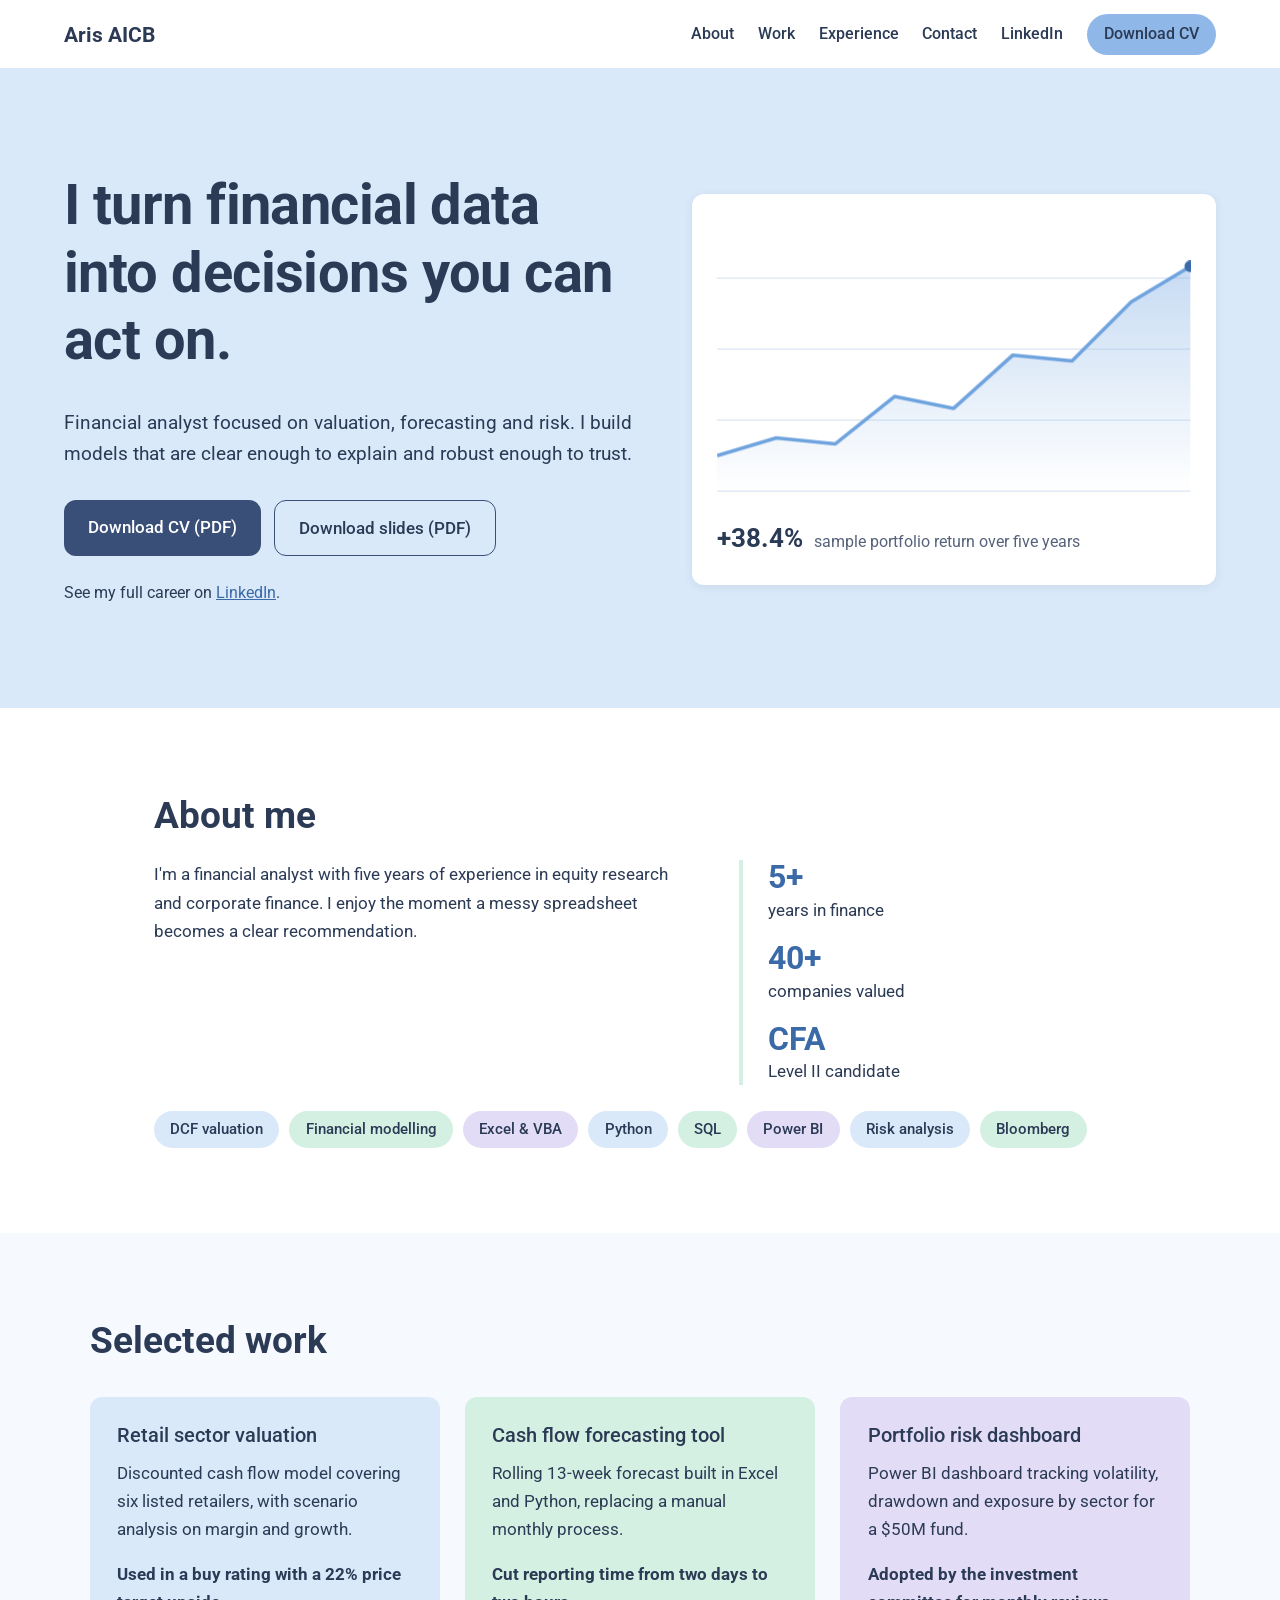
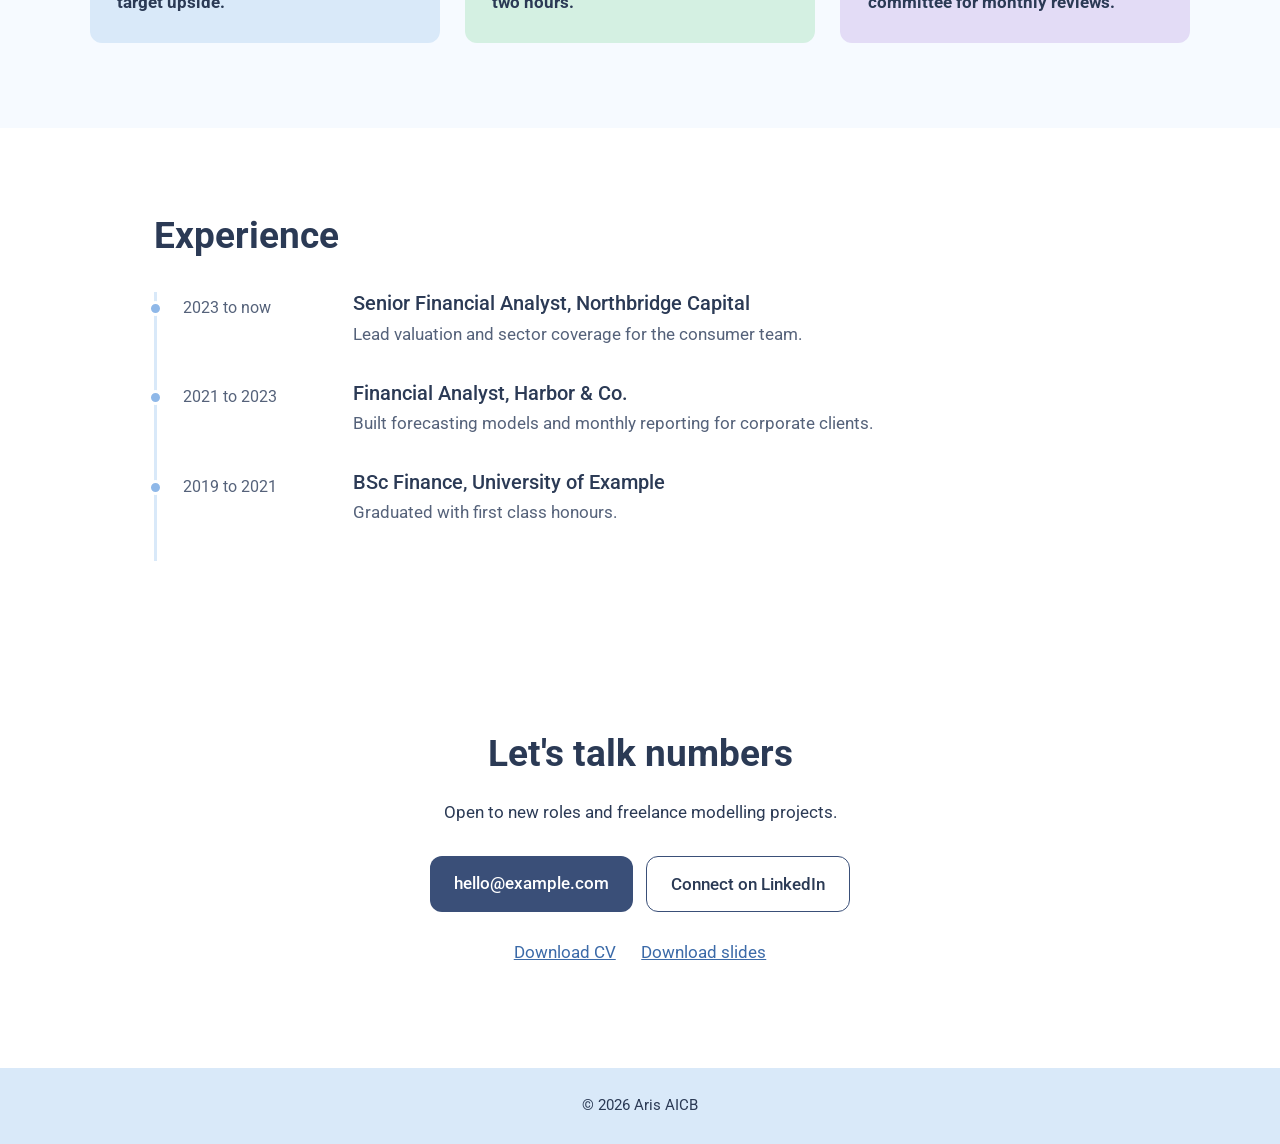
<file: index.html>
<!DOCTYPE html>
<html lang="en">
<head>
  <meta charset="UTF-8">
  <meta name="viewport" content="width=device-width, initial-scale=1">
  <title>Aris AICB | Financial Analyst</title>
  <meta name="description" content="Portfolio of Aris AICB, financial analyst specialising in valuation, forecasting and risk.">
  <link rel="preconnect" href="https://fonts.googleapis.com">
  <link rel="preconnect" href="https://fonts.gstatic.com" crossorigin>
  <link href="https://fonts.googleapis.com/css2?family=Roboto:wght@400;500;700&display=swap" rel="stylesheet">
  <link rel="stylesheet" href="style.css">
</head>
<body>

<header class="site-header">
  <a class="logo" href="#top">Aris AICB</a>
  <nav aria-label="Main">
    <a href="#about">About</a>
    <a href="#work">Work</a>
    <a href="#experience">Experience</a>
    <a href="#contact">Contact</a>
    <a href="https://www.linkedin.com/in/armand-ab-rahman-1b536321b?originalSubdomain=my" target="_blank" rel="noopener">LinkedIn</a>
    <a class="nav-cta" href="Aris-AICB-CV.pdf" download>Download CV</a>
  </nav>
</header>

<main id="top">

  <section class="hero">
    <div class="hero-text">
      <h1>I turn financial data into decisions you can act on.</h1>
      <p>Financial analyst focused on valuation, forecasting and risk. I build models that are clear enough to explain and robust enough to trust.</p>
      <div class="actions">
        <a class="btn btn-primary" href="Aris-AICB-CV.pdf" download>Download CV (PDF)</a>
        <a class="btn btn-ghost" href="Aris-AICB-Slides.pdf" download>Download slides (PDF)</a>
      </div>
      <p class="hero-link">See my full career on <a href="https://www.linkedin.com/in/armand-ab-rahman-1b536321b?originalSubdomain=my" target="_blank" rel="noopener">LinkedIn</a>.</p>
    </div>

    <figure class="hero-chart" aria-label="Sample chart: portfolio value growing over five years">
      <svg viewBox="0 0 400 240" role="img">
        <defs>
          <linearGradient id="fill" x1="0" y1="0" x2="0" y2="1">
            <stop offset="0" stop-color="#8fb8e8" stop-opacity=".5"/>
            <stop offset="1" stop-color="#8fb8e8" stop-opacity="0"/>
          </linearGradient>
        </defs>
        <g class="grid">
          <line x1="0" y1="50" x2="400" y2="50"/><line x1="0" y1="110" x2="400" y2="110"/>
          <line x1="0" y1="170" x2="400" y2="170"/><line x1="0" y1="230" x2="400" y2="230"/>
        </g>
        <path class="area" d="M0 200 L50 185 L100 190 L150 150 L200 160 L250 115 L300 120 L350 70 L400 40 L400 230 L0 230 Z" fill="url(#fill)"/>
        <path class="line" d="M0 200 L50 185 L100 190 L150 150 L200 160 L250 115 L300 120 L350 70 L400 40" pathLength="1"/>
        <circle cx="400" cy="40" r="5" fill="#3b6aa8"/>
      </svg>
      <figcaption><strong>+38.4%</strong> sample portfolio return over five years</figcaption>
    </figure>
  </section>

  <section id="about" class="section">
    <h2>About me</h2>
    <div class="about-grid">
      <p>I'm a financial analyst with five years of experience in equity research and corporate finance. I enjoy the moment a messy spreadsheet becomes a clear recommendation.</p>
      <ul class="stats">
        <li><strong>5+</strong> years in finance</li>
        <li><strong>40+</strong> companies valued</li>
        <li><strong>CFA</strong> Level II candidate</li>
      </ul>
    </div>
    <ul class="tags" aria-label="Skills">
      <li>DCF valuation</li><li>Financial modelling</li><li>Excel &amp; VBA</li>
      <li>Python</li><li>SQL</li><li>Power BI</li><li>Risk analysis</li><li>Bloomberg</li>
    </ul>
  </section>

  <section id="work" class="section section-tint">
    <h2>Selected work</h2>
    <div class="projects">
      <article class="project">
        <h3>Retail sector valuation</h3>
        <p>Discounted cash flow model covering six listed retailers, with scenario analysis on margin and growth.</p>
        <p class="result">Used in a buy rating with a 22% price target upside.</p>
      </article>
      <article class="project">
        <h3>Cash flow forecasting tool</h3>
        <p>Rolling 13-week forecast built in Excel and Python, replacing a manual monthly process.</p>
        <p class="result">Cut reporting time from two days to two hours.</p>
      </article>
      <article class="project">
        <h3>Portfolio risk dashboard</h3>
        <p>Power BI dashboard tracking volatility, drawdown and exposure by sector for a $50M fund.</p>
        <p class="result">Adopted by the investment committee for monthly reviews.</p>
      </article>
    </div>
  </section>

  <section id="experience" class="section">
    <h2>Experience</h2>
    <ol class="timeline">
      <li>
        <time>2023 to now</time>
        <div><h3>Senior Financial Analyst, Northbridge Capital</h3>
        <p>Lead valuation and sector coverage for the consumer team.</p></div>
      </li>
      <li>
        <time>2021 to 2023</time>
        <div><h3>Financial Analyst, Harbor &amp; Co.</h3>
        <p>Built forecasting models and monthly reporting for corporate clients.</p></div>
      </li>
      <li>
        <time>2019 to 2021</time>
        <div><h3>BSc Finance, University of Example</h3>
        <p>Graduated with first class honours.</p></div>
      </li>
    </ol>
  </section>

  <section id="contact" class="section contact">
    <h2>Let's talk numbers</h2>
    <p>Open to new roles and freelance modelling projects.</p>
    <div class="actions">
      <a class="btn btn-primary" href="mailto:hello@example.com">hello@example.com</a>
      <a class="btn btn-ghost" href="https://www.linkedin.com/in/armand-ab-rahman-1b536321b?originalSubdomain=my" target="_blank" rel="noopener">Connect on LinkedIn</a>
    </div>
    <p class="links"><a href="Aris-AICB-CV.pdf" download>Download CV</a> <a href="Aris-AICB-Slides.pdf" download>Download slides</a></p>
  </section>
</main>

<footer class="site-footer">
  <p>&copy; 2026 Aris AICB</p>
</footer>

</body>
</html>
</file>
<file: style.css>
:root {
  --ink: #2b3a55;
  --ink-soft: #3a4f78;
  --link: #3b6aa8;
  --muted: #55627a;
  --blue: #d9e9f9;
  --blue-deep: #8fb8e8;
  --mint: #d4f0e2;
  --lavender: #e3dcf6;
  --paper: #f6faff;
  --white: #ffffff;
  --radius: 12px;
  --font: "Roboto", system-ui, -apple-system, "Segoe UI", Arial, sans-serif;
}

*, *::before, *::after { box-sizing: border-box; }
html { scroll-behavior: smooth; scroll-padding-top: 4.5rem; font-size: 106.25%; }
body { margin: 0; font-family: var(--font); font-weight: 400; color: var(--ink); background: var(--white); line-height: 1.65; }
h1, h2, h3 { margin: 0 0 .6em; color: var(--ink); line-height: 1.2; }
h1 { font-weight: 700; font-size: clamp(2.2rem, 5vw, 3.3rem); letter-spacing: -.01em; }
h2 { font-weight: 700; font-size: clamp(1.7rem, 3vw, 2.2rem); }
h3 { font-weight: 500; font-size: 1.15rem; }
p { margin: 0 0 1em; max-width: 62ch; }
a { color: var(--link); }
:focus-visible { outline: 3px solid var(--blue-deep); outline-offset: 3px; }

/* Header */
.site-header {
  position: sticky; top: 0; z-index: 10;
  display: flex; justify-content: space-between; align-items: center; gap: 1rem;
  padding: .8rem clamp(1.25rem, 5vw, 4rem);
  background: var(--white); border-bottom: 2px solid var(--blue);
}
.logo { font-weight: 700; font-size: 1.25rem; color: var(--ink); text-decoration: none; }
.site-header nav { display: flex; align-items: center; gap: 1.4rem; }
.site-header nav a { color: var(--ink); text-decoration: none; font-size: .92rem; font-weight: 500; }
.site-header nav a:hover { color: var(--link); }
.site-header .nav-cta { padding: .45rem 1rem; border-radius: 999px; background: var(--blue-deep); color: var(--ink); }
.site-header .nav-cta:hover { background: var(--blue); color: var(--ink); }

/* Hero */
.hero {
  display: grid; grid-template-columns: 1.1fr 1fr; gap: 3rem; align-items: center;
  padding: clamp(3rem, 8vw, 6rem) clamp(1.25rem, 5vw, 4rem);
  background: var(--blue);
}
.hero p { font-size: 1.1rem; }
.hero .hero-link { font-size: .95rem; margin: 1.4rem 0 0; }
.actions { display: flex; flex-wrap: wrap; gap: .8rem; margin-top: 1.8rem; }

.btn {
  display: inline-block; padding: .75rem 1.4rem; border-radius: var(--radius);
  font-weight: 500; text-decoration: none; transition: background .2s, color .2s, border-color .2s;
}
.btn-primary { background: var(--ink-soft); color: var(--white); }
.btn-primary:hover { background: var(--ink); }
.btn-ghost { border: 1.5px solid var(--ink-soft); color: var(--ink); }
.btn-ghost:hover { background: var(--white); }

/* Chart: the one animated moment on the page */
.hero-chart { margin: 0; padding: 1.5rem; border-radius: var(--radius); background: var(--white); box-shadow: 0 2px 10px rgba(43,58,85,.08); }
.hero-chart svg { width: 100%; height: auto; display: block; }
.hero-chart .grid line { stroke: #dbe6f3; stroke-width: 1; }
.hero-chart .line { fill: none; stroke: #6fa3de; stroke-width: 3; stroke-linejoin: round; stroke-dasharray: 1; stroke-dashoffset: 1; animation: draw 2s ease-out .3s forwards; }
.hero-chart .area { opacity: 0; animation: show 1s ease-out 1.6s forwards; }
.hero-chart figcaption { margin-top: .8rem; font-size: .95rem; color: var(--muted); }
.hero-chart strong { font-size: 1.5rem; font-weight: 700; color: var(--ink); margin-right: .4rem; }
@keyframes draw { to { stroke-dashoffset: 0; } }
@keyframes show { to { opacity: 1; } }

/* Sections */
.section { padding: clamp(3rem, 7vw, 5rem) clamp(1.25rem, 5vw, 4rem); max-width: 1100px; margin: 0 auto; }
.section-tint { max-width: none; background: var(--paper); }
.section-tint > * { max-width: 1100px; margin-left: auto; margin-right: auto; }

.about-grid { display: grid; grid-template-columns: 1.4fr 1fr; gap: 2.5rem; align-items: start; }
.stats { list-style: none; margin: 0; padding: 0 0 0 1.5rem; border-left: 4px solid var(--mint); display: grid; gap: 1rem; }
.stats strong { display: block; font-size: 1.9rem; font-weight: 700; color: var(--link); line-height: 1.1; }
.tags { list-style: none; padding: 0; margin: 1.5rem 0 0; display: flex; flex-wrap: wrap; gap: .6rem; }
.tags li { padding: .35rem .95rem; border-radius: 999px; background: var(--blue); color: var(--ink); font-size: .9rem; font-weight: 500; }
.tags li:nth-child(3n+2) { background: var(--mint); }
.tags li:nth-child(3n) { background: var(--lavender); }

/* Projects */
.projects { display: grid; grid-template-columns: repeat(auto-fit, minmax(260px, 1fr)); gap: 1.5rem; margin-top: 2rem; }
.project { border-radius: var(--radius); padding: 1.6rem; background: var(--blue); }
.project:nth-child(2) { background: var(--mint); }
.project:nth-child(3) { background: var(--lavender); }
.project .result { font-weight: 700; margin-bottom: 0; }

/* Timeline */
.timeline { list-style: none; margin: 2rem 0 0; padding: 0; border-left: 3px solid var(--blue); }
.timeline li { display: grid; grid-template-columns: 9rem 1fr; gap: 1rem; padding: 0 0 2rem 1.5rem; position: relative; }
.timeline li::before { content: ""; position: absolute; left: -9px; top: .5rem; width: 15px; height: 15px; border-radius: 50%; background: var(--blue-deep); border: 3px solid var(--white); }
.timeline time { color: var(--muted); font-size: .95rem; padding-top: .15rem; }
.timeline h3 { margin-bottom: .2em; }
.timeline p { margin: 0; color: var(--muted); }

/* Contact */
.contact { text-align: center; }
.contact p { margin-left: auto; margin-right: auto; }
.contact .actions { justify-content: center; }
.links { display: flex; justify-content: center; gap: 1.5rem; margin-top: 1.5rem; }

/* Footer */
.site-footer { background: var(--blue); color: var(--ink); text-align: center; padding: 1.5rem; font-size: .9rem; }
.site-footer p { margin: 0 auto; }

/* Responsive */
@media (max-width: 800px) {
  .hero, .about-grid { grid-template-columns: 1fr; }
  .site-header nav { gap: .9rem; }
  .site-header nav a:nth-child(n+2):nth-child(-n+4) { display: none; }
  .timeline li { grid-template-columns: 1fr; gap: .2rem; }
}
@media (max-width: 480px) { .site-header nav a:nth-child(5) { display: none; } }

@media (prefers-reduced-motion: reduce) {
  html { scroll-behavior: auto; }
  .hero-chart .line { animation: none; stroke-dashoffset: 0; }
  .hero-chart .area { animation: none; opacity: 1; }
}
</file>
